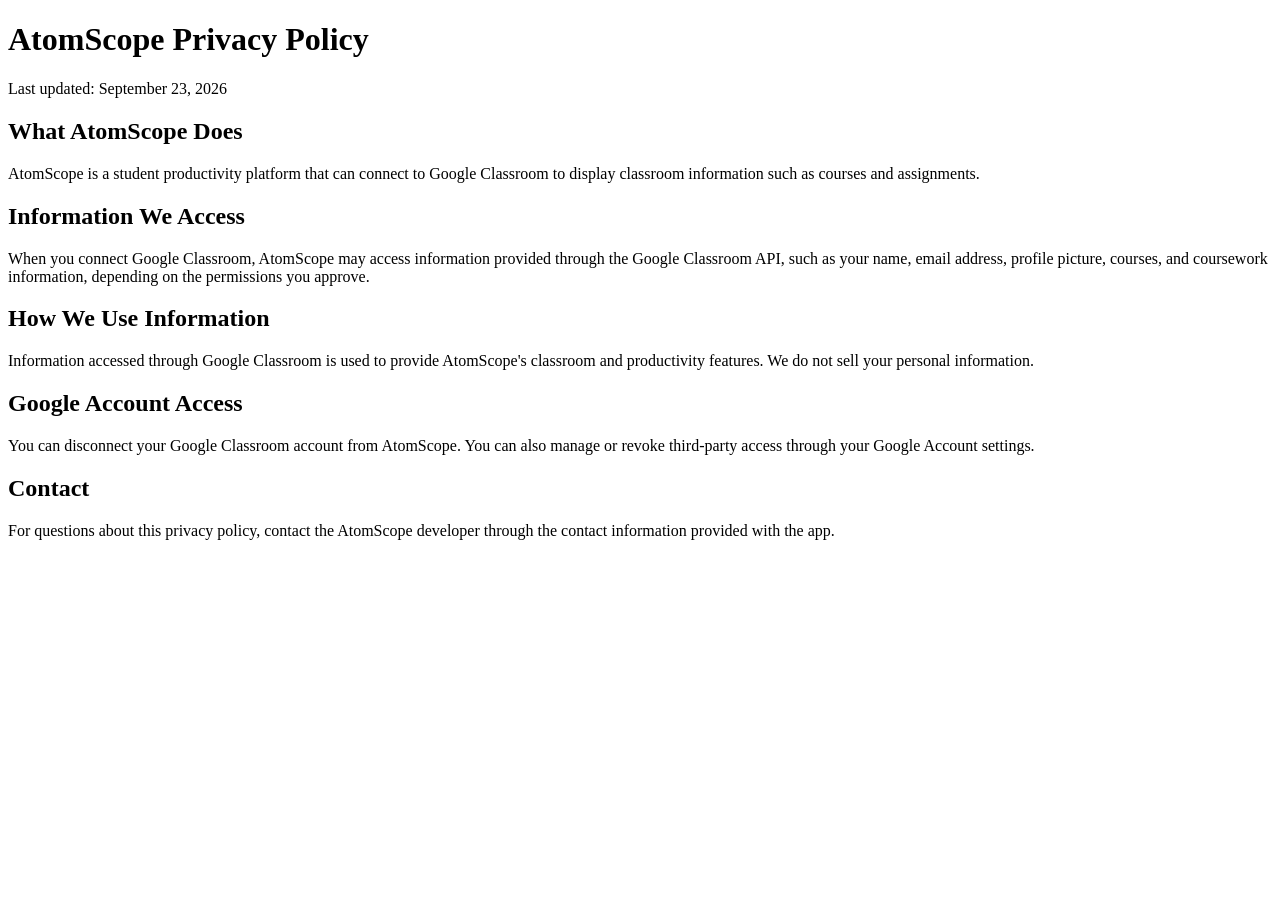
<file: privacy.html>
<!DOCTYPE html>
<html>
<head>
    <meta charset="UTF-8">
    <meta name="viewport" content="width=device-width, initial-scale=1.0">
    <title>AtomScope Privacy Policy</title>
</head>
<body>
    <h1>AtomScope Privacy Policy</h1>

    <p>Last updated: September 23, 2026</p>

    <h2>What AtomScope Does</h2>
    <p>
        AtomScope is a student productivity platform that can connect
        to Google Classroom to display classroom information such as
        courses and assignments.
    </p>

    <h2>Information We Access</h2>
    <p>
        When you connect Google Classroom, AtomScope may access information
        provided through the Google Classroom API, such as your name,
        email address, profile picture, courses, and coursework information,
        depending on the permissions you approve.
    </p>

    <h2>How We Use Information</h2>
    <p>
        Information accessed through Google Classroom is used to provide
        AtomScope's classroom and productivity features. We do not sell
        your personal information.
    </p>

    <h2>Google Account Access</h2>
    <p>
        You can disconnect your Google Classroom account from AtomScope.
        You can also manage or revoke third-party access through your
        Google Account settings.
    </p>

    <h2>Contact</h2>
    <p>
        For questions about this privacy policy, contact the AtomScope
        developer through the contact information provided with the app.
    </p>
</body>
</html>
</file>
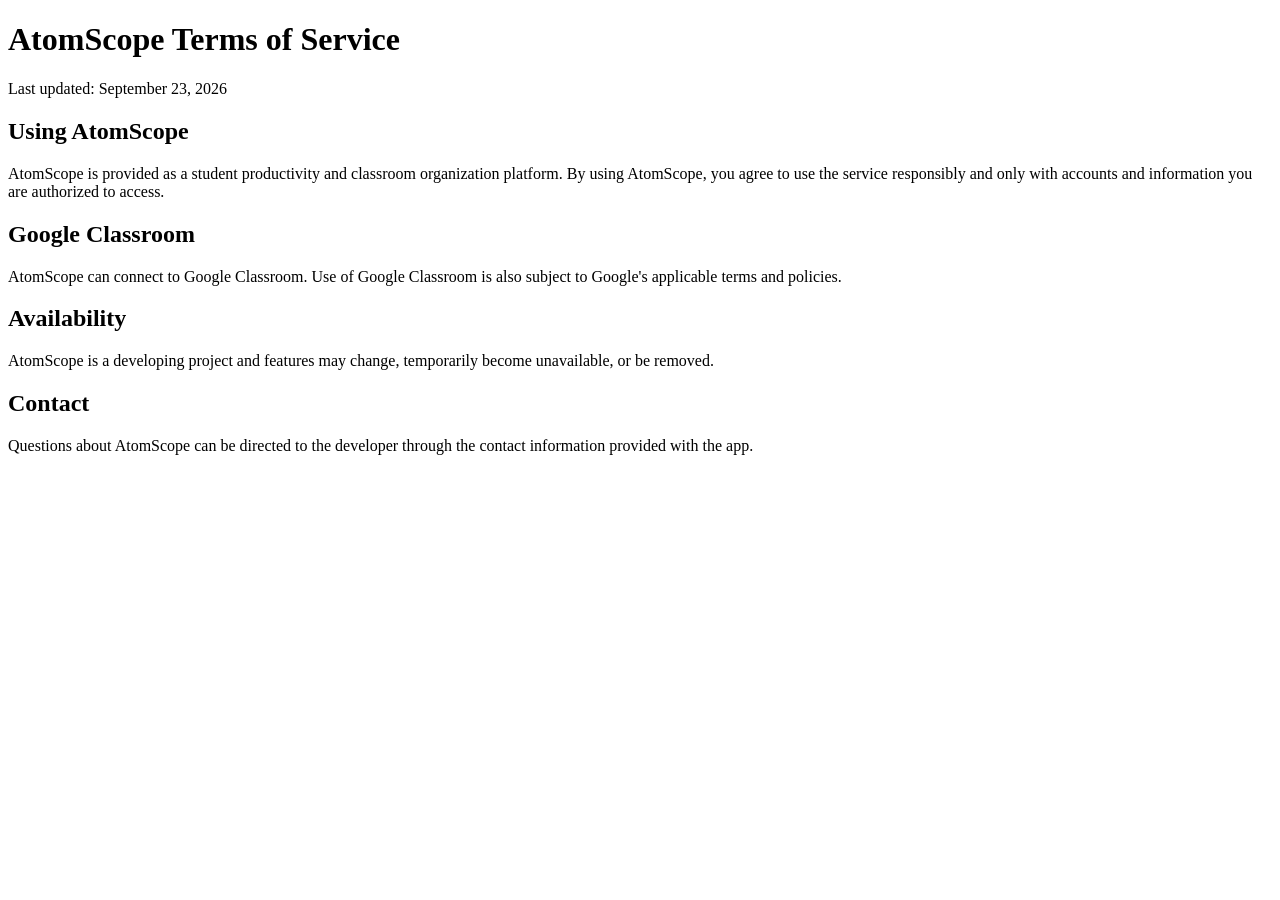
<file: terms.html>
<!DOCTYPE html>
<html>
<head>
    <meta charset="UTF-8">
    <meta name="viewport" content="width=device-width, initial-scale=1.0">
    <title>AtomScope Terms of Service</title>
</head>
<body>
    <h1>AtomScope Terms of Service</h1>

    <p>Last updated: September 23, 2026</p>

    <h2>Using AtomScope</h2>
    <p>
        AtomScope is provided as a student productivity and classroom
        organization platform. By using AtomScope, you agree to use the
        service responsibly and only with accounts and information you
        are authorized to access.
    </p>

    <h2>Google Classroom</h2>
    <p>
        AtomScope can connect to Google Classroom. Use of Google Classroom
        is also subject to Google's applicable terms and policies.
    </p>

    <h2>Availability</h2>
    <p>
        AtomScope is a developing project and features may change,
        temporarily become unavailable, or be removed.
    </p>

    <h2>Contact</h2>
    <p>
        Questions about AtomScope can be directed to the developer through
        the contact information provided with the app.
    </p>
</body>
</html>
</file>
